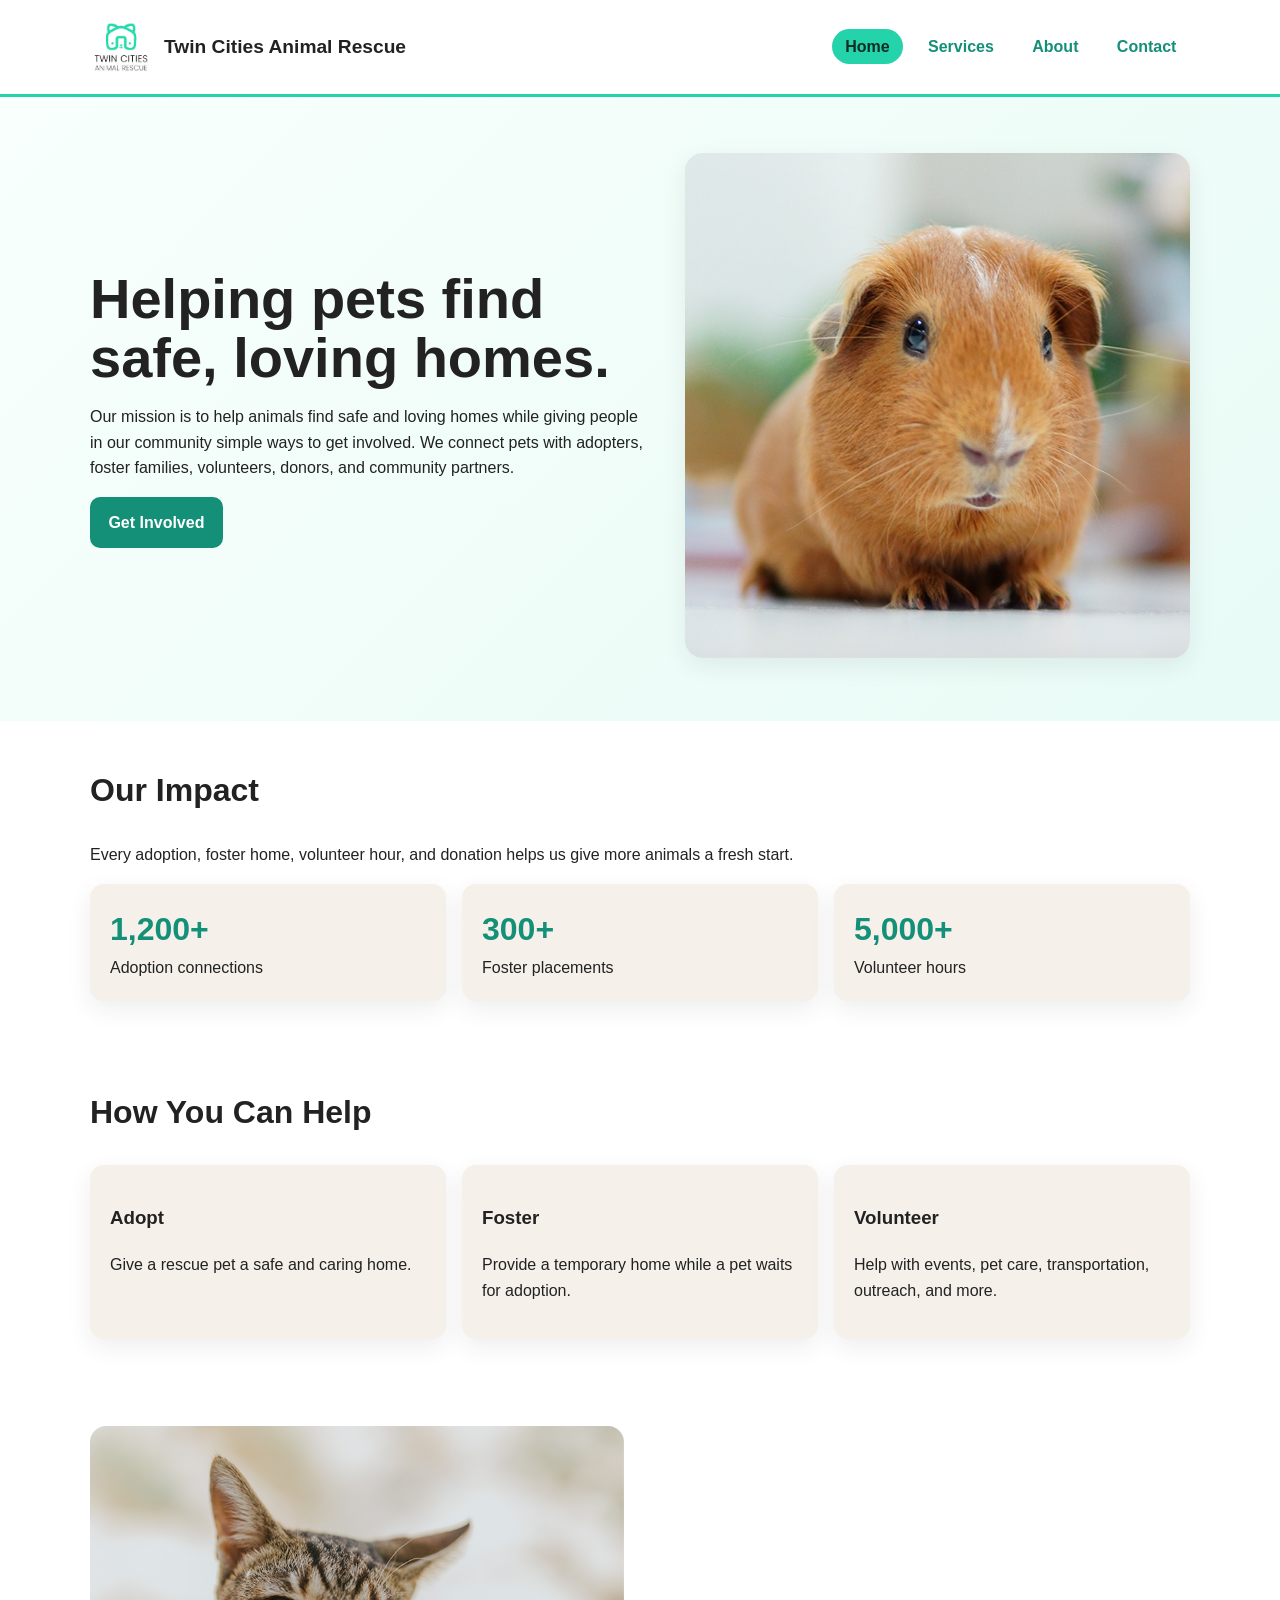
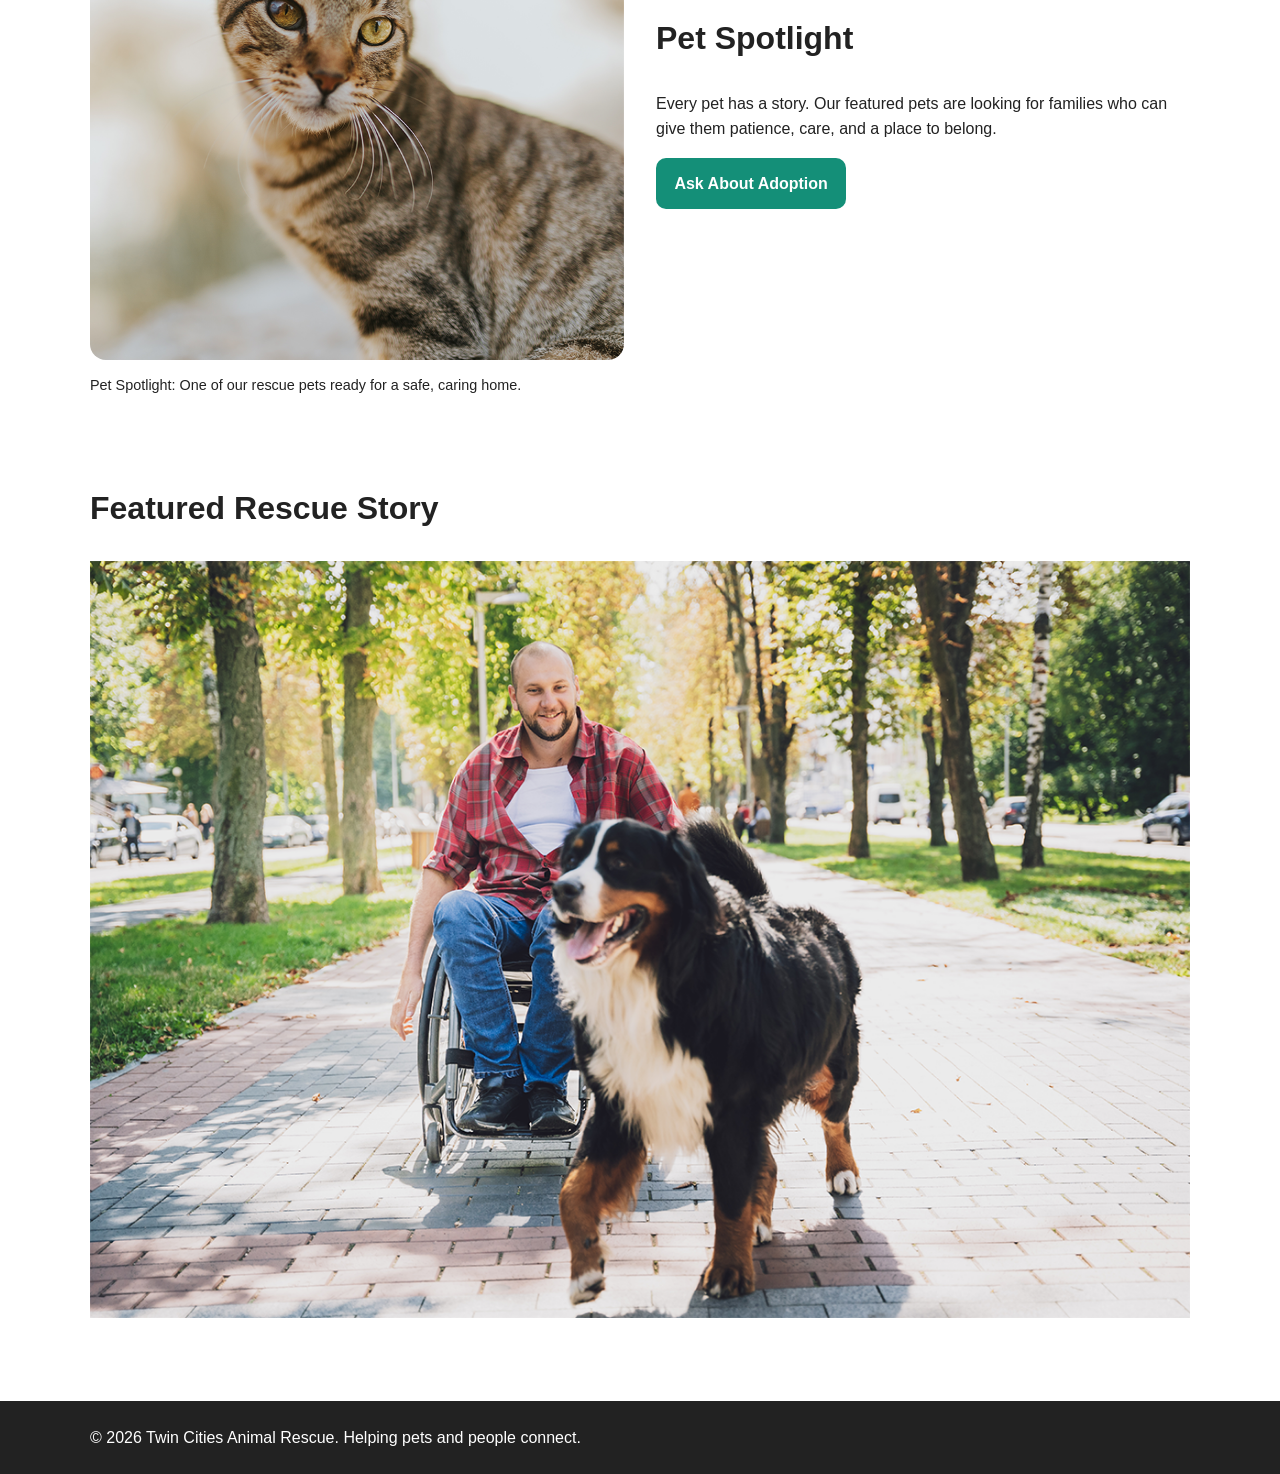
<file: index.html>
<!DOCTYPE html>
<html lang="en">
<head>
  <meta charset="UTF-8">
  <meta name="viewport" content="width=device-width, initial-scale=1.0">
  <title>Twin Cities Animal Rescue | Home</title>
  <link rel="stylesheet" href="styles.css">
</head>
<body>
  <a class="skip-link" href="#main-content">Skip to main content</a>
  <header class="site-header"><div class="container header-inner">
    <a class="brand" href="index.html"><img src="rescue-logo_c.png" alt="Twin Cities Animal Rescue logo"><h1>Twin Cities Animal Rescue</h1></a>
    <nav aria-label="Main navigation"><ul><li><a href="index.html" aria-current="page">Home</a></li><li><a href="services.html">Services</a></li><li><a href="about.html">About</a></li><li><a href="contact.html">Contact</a></li></ul></nav>
  </div></header>
  <main id="main-content">
    <section class="hero"><div class="container hero-grid"><div class="hero-copy"><h2>Helping pets find safe, loving homes.</h2><p>Our mission is to help animals find safe and loving homes while giving people in our community simple ways to get involved. We connect pets with adopters, foster families, volunteers, donors, and community partners.</p><a class="button" href="contact.html">Get Involved</a></div><div class="hero-media"><img src="rescue-pet_c.png" alt="Adoptable rescue pet waiting for a loving home"></div></div></section>
    <section><div class="container"><h2>Our Impact</h2><p>Every adoption, foster home, volunteer hour, and donation helps us give more animals a fresh start.</p><div class="stats"><div class="stat"><strong>1,200+</strong>Adoption connections</div><div class="stat"><strong>300+</strong>Foster placements</div><div class="stat"><strong>5,000+</strong>Volunteer hours</div></div></div></section>
    <section><div class="container"><h2>How You Can Help</h2><div class="cards"><article class="card"><h3>Adopt</h3><p>Give a rescue pet a safe and caring home.</p></article><article class="card"><h3>Foster</h3><p>Provide a temporary home while a pet waits for adoption.</p></article><article class="card"><h3>Volunteer</h3><p>Help with events, pet care, transportation, outreach, and more.</p></article></div></div></section>
    <section><div class="container media-card"><figure><img src="rescue-pet-spotlight_c.png" alt="Rescue pet featured in the pet spotlight"><figcaption>Pet Spotlight: One of our rescue pets ready for a safe, caring home.</figcaption></figure><div><h2>Pet Spotlight</h2><p>Every pet has a story. Our featured pets are looking for families who can give them patience, care, and a place to belong.</p><a class="button" href="contact.html">Ask About Adoption</a></div></div></section>
    <section><div class="container"><h2>Featured Rescue Story</h2><picture><source media="(min-width: 800px)" srcset="rescue-feature-large_c.png"><img src="rescue-feature-small_c.png" alt="Featured Twin Cities Animal Rescue pet and community story"></picture></div></section>
  </main>
  <footer class="site-footer"><div class="container"><p>&copy; 2026 Twin Cities Animal Rescue. Helping pets and people connect.</p></div></footer>
</body>
</html>
</file>
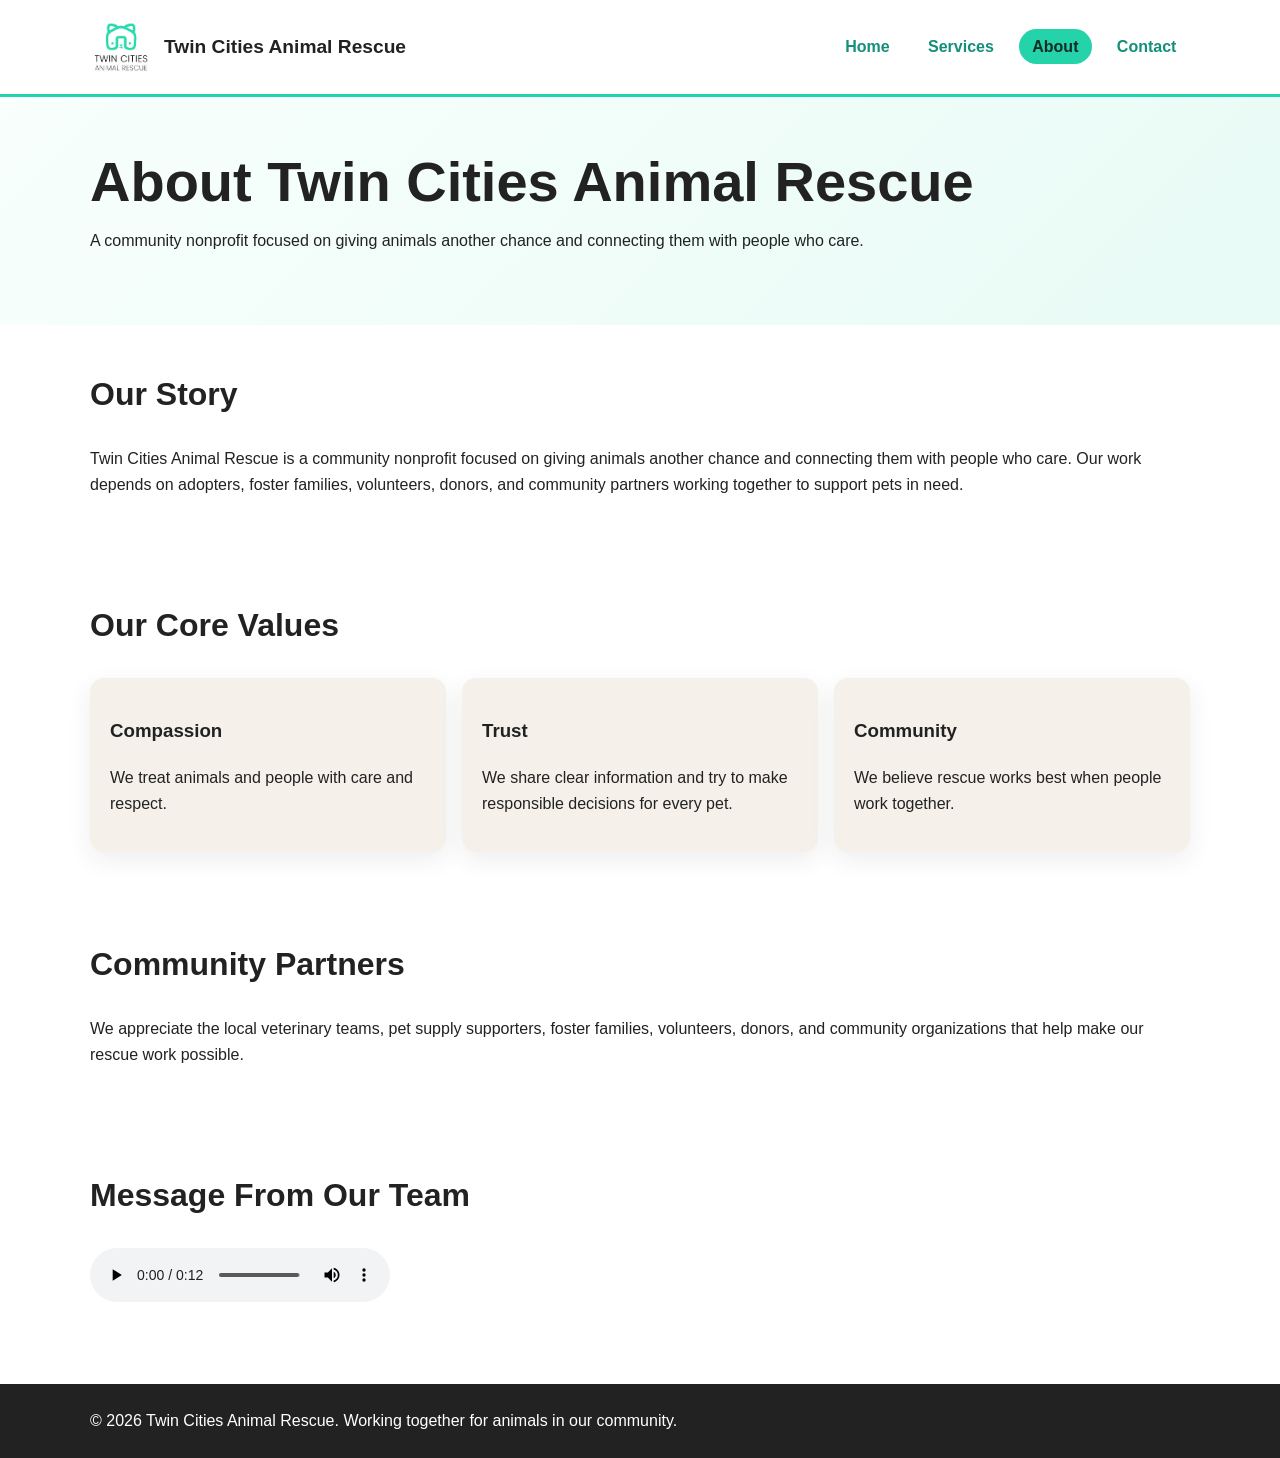
<file: about.html>
<!DOCTYPE html>
<html lang="en"><head><meta charset="UTF-8"><meta name="viewport" content="width=device-width, initial-scale=1.0"><title>Twin Cities Animal Rescue | About</title><link rel="stylesheet" href="styles.css"></head>
<body><a class="skip-link" href="#main-content">Skip to main content</a>
<header class="site-header"><div class="container header-inner"><a class="brand" href="index.html"><img src="rescue-logo_c.png" alt="Twin Cities Animal Rescue logo"><h1>Twin Cities Animal Rescue</h1></a><nav aria-label="Main navigation"><ul><li><a href="index.html">Home</a></li><li><a href="services.html">Services</a></li><li><a href="about.html" aria-current="page">About</a></li><li><a href="contact.html">Contact</a></li></ul></nav></div></header>
<main id="main-content"><section class="hero"><div class="container"><h2>About Twin Cities Animal Rescue</h2><p>A community nonprofit focused on giving animals another chance and connecting them with people who care.</p></div></section><section><div class="container"><h2>Our Story</h2><p>Twin Cities Animal Rescue is a community nonprofit focused on giving animals another chance and connecting them with people who care. Our work depends on adopters, foster families, volunteers, donors, and community partners working together to support pets in need.</p></div></section><section><div class="container"><h2>Our Core Values</h2><div class="cards"><article class="card"><h3>Compassion</h3><p>We treat animals and people with care and respect.</p></article><article class="card"><h3>Trust</h3><p>We share clear information and try to make responsible decisions for every pet.</p></article><article class="card"><h3>Community</h3><p>We believe rescue works best when people work together.</p></article></div></div></section><section><div class="container"><h2>Community Partners</h2><p>We appreciate the local veterinary teams, pet supply supporters, foster families, volunteers, donors, and community organizations that help make our rescue work possible.</p></div></section><section><div class="container"><h2>Message From Our Team</h2><audio controls><source src="rescue-message_c.mp3" type="audio/mpeg">Your browser does not support the audio. Please contact Twin Cities Animal Rescue if you would like more information about our mission.</audio></div></section></main>
<footer class="site-footer"><div class="container"><p>&copy; 2026 Twin Cities Animal Rescue. Working together for animals in our community.</p></div></footer></body></html>
</file>
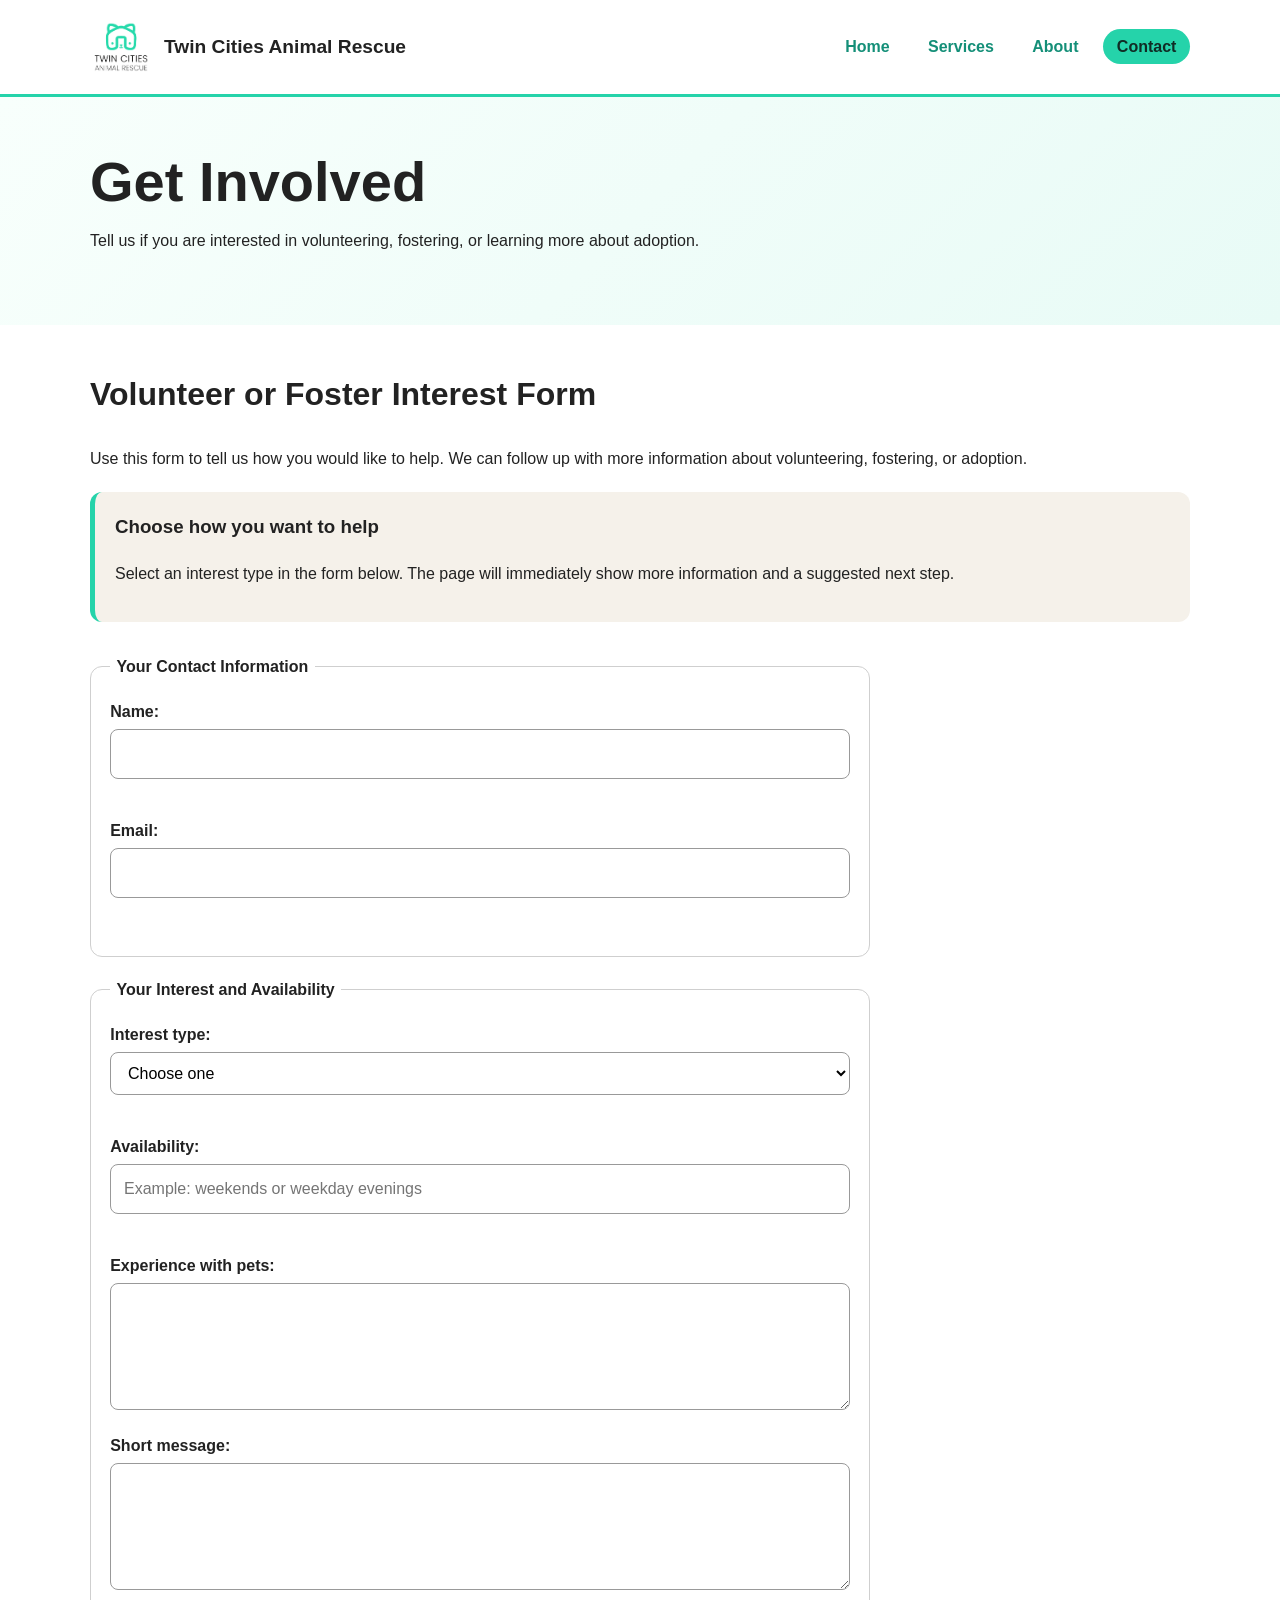
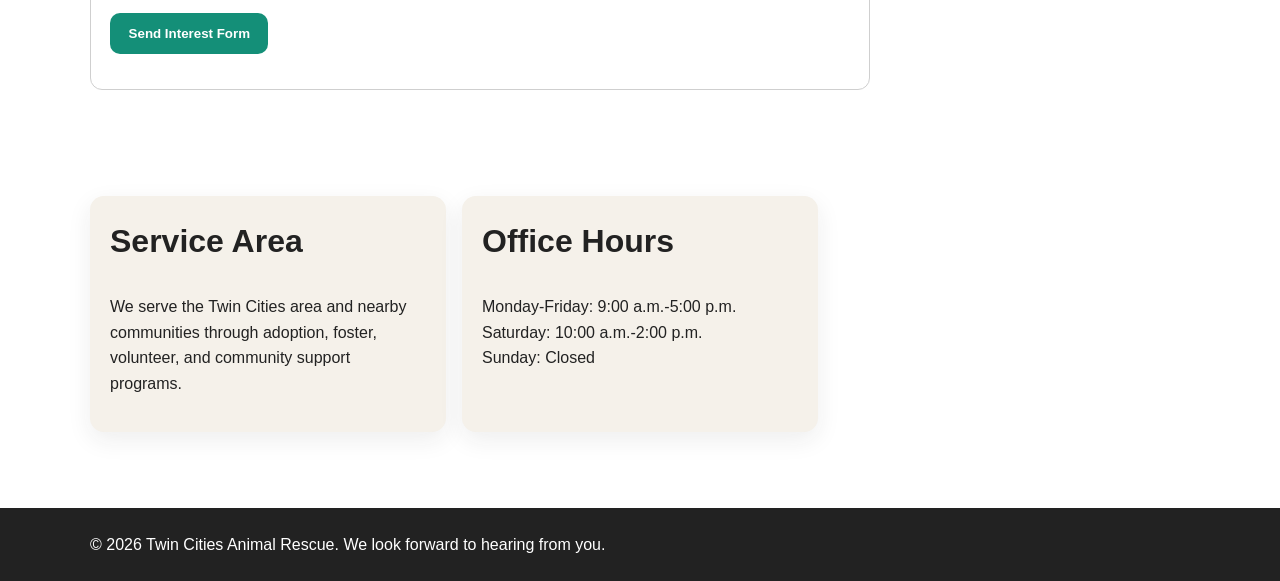
<file: contact.html>
<!DOCTYPE html>
<html lang="en">
<head>
  <meta charset="UTF-8">
  <meta name="viewport" content="width=device-width, initial-scale=1.0">
  <title>Twin Cities Animal Rescue | Contact</title>
  <link rel="stylesheet" href="styles.css">
  <script src="script.js" defer></script>
</head>
<body>
  <a class="skip-link" href="#main-content">Skip to main content</a>
  <header class="site-header"><div class="container header-inner"><a class="brand" href="index.html"><img src="rescue-logo_c.png" alt="Twin Cities Animal Rescue logo"><h1>Twin Cities Animal Rescue</h1></a><nav aria-label="Main navigation"><ul><li><a href="index.html">Home</a></li><li><a href="services.html">Services</a></li><li><a href="about.html">About</a></li><li><a href="contact.html" aria-current="page">Contact</a></li></ul></nav></div></header>
  <main id="main-content">
    <section class="hero"><div class="container"><h2>Get Involved</h2><p>Tell us if you are interested in volunteering, fostering, or learning more about adoption.</p></div></section>
    <section><div class="container">
      <h2>Volunteer or Foster Interest Form</h2>
      <p>Use this form to tell us how you would like to help. We can follow up with more information about volunteering, fostering, or adoption.</p>
      <div class="interactive-panel" aria-live="polite">
        <h3>Choose how you want to help</h3>
        <p>Select an interest type in the form below. The page will immediately show more information and a suggested next step.</p>
        <div id="interest-details" hidden></div>
        <p id="saved-note" class="saved-note"></p>
      </div>

      <form id="interest-form" action="#" method="post" novalidate>
        <fieldset>
          <legend>Your Contact Information</legend>
          <div class="form-row"><label for="name">Name:</label><input type="text" id="name" name="name" minlength="2" aria-describedby="name-error"><p id="name-error" class="error-message" aria-live="polite"></p></div>
          <div class="form-row"><label for="email">Email:</label><input type="email" id="email" name="email" aria-describedby="email-error"><p id="email-error" class="error-message" aria-live="polite"></p></div>
        </fieldset>
        <fieldset>
          <legend>Your Interest and Availability</legend>
          <div class="form-row"><label for="interest">Interest type:</label><select id="interest" name="interest" aria-describedby="interest-error"><option value="">Choose one</option><option value="volunteer">Volunteer</option><option value="foster">Foster</option><option value="adoption">Adoption information</option></select><p id="interest-error" class="error-message" aria-live="polite"></p></div>
          <div class="form-row"><label for="availability">Availability:</label><input type="text" id="availability" name="availability" placeholder="Example: weekends or weekday evenings" aria-describedby="availability-error"><p id="availability-error" class="error-message" aria-live="polite"></p></div>
          <div class="form-row"><label for="experience">Experience with pets:</label><textarea id="experience" name="experience" rows="4"></textarea></div>
          <div class="form-row"><label for="message">Short message:</label><textarea id="message" name="message" rows="4" maxlength="500"></textarea></div>
          <button type="submit">Send Interest Form</button>
          <p id="form-status" class="form-status" aria-live="polite"></p>
        </fieldset>
      </form>
    </div></section>
    <section><div class="container info-grid"><article class="card"><h2>Service Area</h2><p>We serve the Twin Cities area and nearby communities through adoption, foster, volunteer, and community support programs.</p></article><article class="card"><h2>Office Hours</h2><p>Monday-Friday: 9:00 a.m.-5:00 p.m.<br>Saturday: 10:00 a.m.-2:00 p.m.<br>Sunday: Closed</p></article></div></section>
  </main>
  <footer class="site-footer"><div class="container"><p>&copy; 2026 Twin Cities Animal Rescue. We look forward to hearing from you.</p></div></footer>
</body>
</html>
</file>
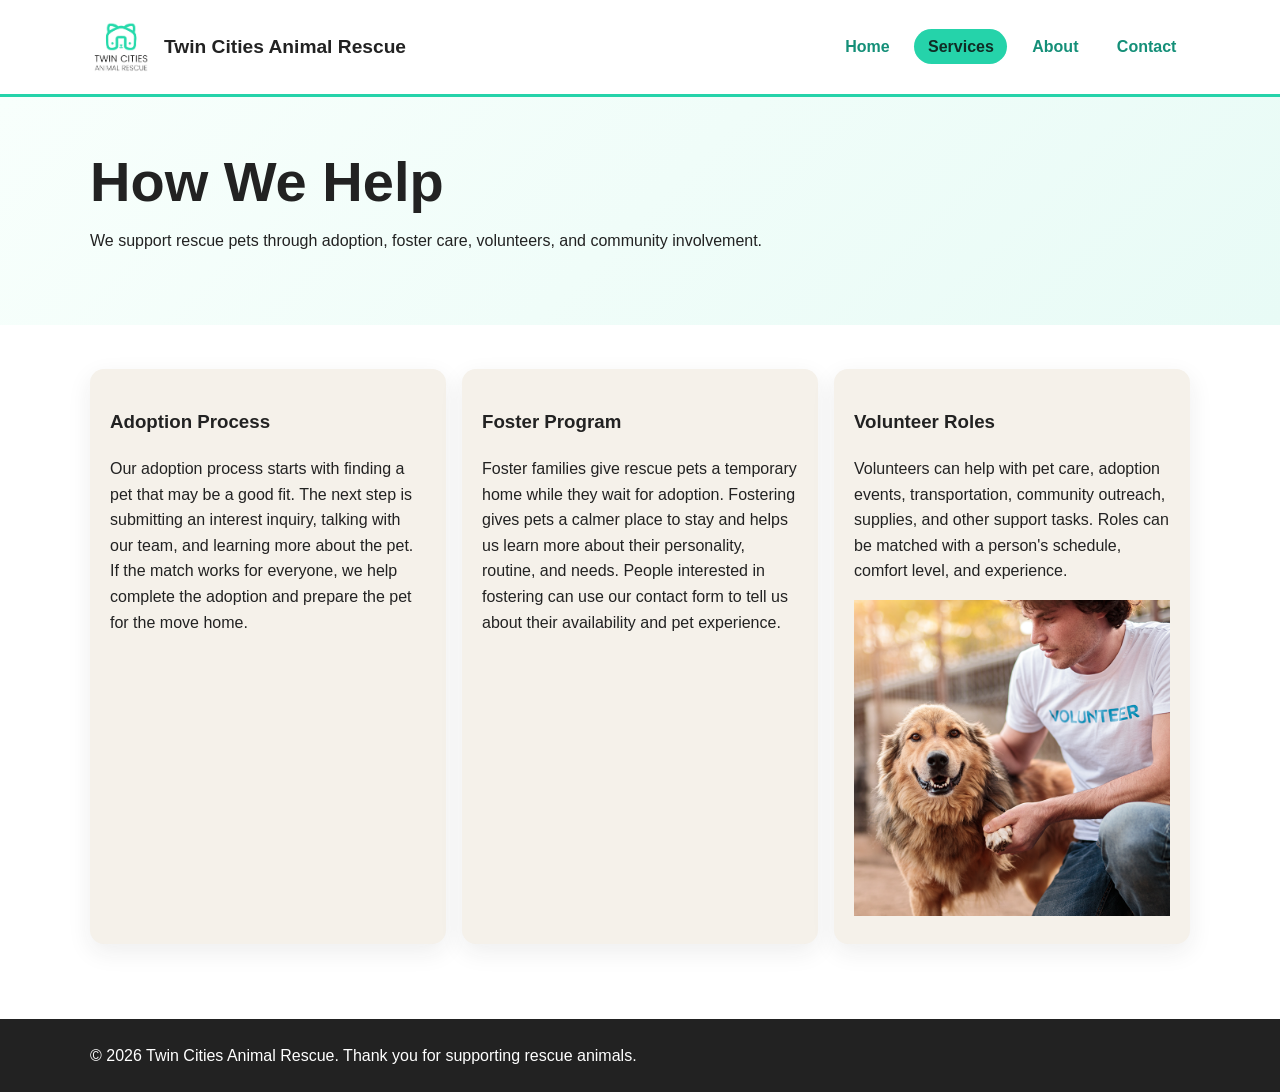
<file: services.html>
<!DOCTYPE html>
<html lang="en"><head><meta charset="UTF-8"><meta name="viewport" content="width=device-width, initial-scale=1.0"><title>Twin Cities Animal Rescue | Services</title><link rel="stylesheet" href="styles.css"></head>
<body><a class="skip-link" href="#main-content">Skip to main content</a>
<header class="site-header"><div class="container header-inner"><a class="brand" href="index.html"><img src="rescue-logo_c.png" alt="Twin Cities Animal Rescue logo"><h1>Twin Cities Animal Rescue</h1></a><nav aria-label="Main navigation"><ul><li><a href="index.html">Home</a></li><li><a href="services.html" aria-current="page">Services</a></li><li><a href="about.html">About</a></li><li><a href="contact.html">Contact</a></li></ul></nav></div></header>
<main id="main-content"><section class="hero"><div class="container"><h2>How We Help</h2><p>We support rescue pets through adoption, foster care, volunteers, and community involvement.</p></div></section><section><div class="container cards"><article class="card"><h3>Adoption Process</h3><p>Our adoption process starts with finding a pet that may be a good fit. The next step is submitting an interest inquiry, talking with our team, and learning more about the pet. If the match works for everyone, we help complete the adoption and prepare the pet for the move home.</p></article><article class="card"><h3>Foster Program</h3><p>Foster families give rescue pets a temporary home while they wait for adoption. Fostering gives pets a calmer place to stay and helps us learn more about their personality, routine, and needs. People interested in fostering can use our contact form to tell us about their availability and pet experience.</p></article><article class="card"><h3>Volunteer Roles</h3><p>Volunteers can help with pet care, adoption events, transportation, community outreach, supplies, and other support tasks. Roles can be matched with a person's schedule, comfort level, and experience.</p><img src="rescue-volunteer_c.png" alt="Volunteer helping at a Twin Cities Animal Rescue activity"></article></div></section></main>
<footer class="site-footer"><div class="container"><p>&copy; 2026 Twin Cities Animal Rescue. Thank you for supporting rescue animals.</p></div></footer></body></html>
</file>
<file: styles.css>
:root {
  --teal: #25d3aa;
  --teal-dark: #148f78;
  --charcoal: #222222;
  --beige: #f5f1ea;
  --white: #ffffff;
  --error: #9f1d1d;
  --success: #176b45;
  --shadow: 0 8px 24px rgba(34, 34, 34, 0.08);
}

* { box-sizing: border-box; }
html { scroll-behavior: smooth; }
body {
  margin: 0;
  font-family: Arial, Helvetica, sans-serif;
  color: var(--charcoal);
  background: var(--white);
  line-height: 1.6;
}
img, video, audio { max-width: 100%; }
a { color: var(--teal-dark); }
.container { width: min(1100px, 90%); margin: 0 auto; }
.skip-link { position: absolute; left: -9999px; top: 0; }
.skip-link:focus { left: 1rem; top: 1rem; background: #fff; padding: .75rem 1rem; z-index: 1000; }

.site-header { background: var(--white); border-bottom: 3px solid var(--teal); }
.header-inner { display: flex; align-items: center; justify-content: space-between; gap: 1rem; padding: 1rem 0; }
.brand { display: flex; align-items: center; gap: .75rem; text-decoration: none; color: var(--charcoal); }
.brand img { width: 62px; height: 62px; object-fit: contain; }
.brand h1 { font-size: 1.2rem; margin: 0; }
nav ul { list-style: none; display: flex; gap: .7rem; padding: 0; margin: 0; }
nav a { text-decoration: none; padding: .55rem .85rem; border-radius: 999px; font-weight: 700; }
nav a:hover, nav a:focus, nav a[aria-current="page"] { background: var(--teal); color: #102c25; }

.hero { background: linear-gradient(135deg, #f8fffc 0%, #e8fbf6 100%); padding: 3.5rem 0; }
.hero-grid { display: grid; grid-template-columns: 1.1fr 1fr; gap: 2.5rem; align-items: center; }
.hero h2 { font-size: clamp(2rem, 5vw, 3.5rem); line-height: 1.05; margin: 0 0 1rem; }
.hero-media img { width: 100%; border-radius: 18px; box-shadow: var(--shadow); }
.button, button {
  display: inline-block; border: 0; border-radius: 10px; background: var(--teal-dark); color: #fff;
  padding: .8rem 1.15rem; font-weight: 700; text-decoration: none; cursor: pointer;
}
.button:hover, button:hover, .button:focus, button:focus { filter: brightness(.93); }

section { padding: 2.7rem 0; }
section h2 { margin-top: 0; font-size: 2rem; }
.stats, .cards, .info-grid { display: grid; gap: 1rem; grid-template-columns: repeat(3, 1fr); }
.stat, .card { background: var(--beige); border-radius: 14px; padding: 1.25rem; box-shadow: var(--shadow); }
.stat strong { display: block; font-size: 2rem; color: var(--teal-dark); }
.media-card { display: grid; grid-template-columns: 1fr 1fr; gap: 2rem; align-items: center; }
figure { margin: 0; }
figure img { border-radius: 16px; }
figcaption { font-size: .9rem; margin-top: .4rem; }

form { max-width: 780px; }
fieldset { border: 1px solid #cfcfcf; border-radius: 12px; margin: 0 0 1.25rem; padding: 1.2rem; }
legend { font-weight: 700; padding: 0 .4rem; }
label { display: block; font-weight: 700; margin-bottom: .25rem; }
input, select, textarea {
  width: 100%; padding: .7rem .8rem; border: 1px solid #999; border-radius: 8px; font: inherit; background: #fff;
}
input:focus, select:focus, textarea:focus { outline: 3px solid rgba(37, 211, 170, .25); border-color: var(--teal-dark); }
.form-row { margin-bottom: 1rem; }
.error-message { min-height: 1.35em; color: var(--error); font-size: .9rem; margin: .25rem 0 0; }
.field-error { border-color: var(--error); background: #fff7f7; }
.form-status { margin-top: 1rem; font-weight: 700; }
.form-status.success { color: var(--success); }
.form-status.error { color: var(--error); }

.interactive-panel { background: var(--beige); border-left: 5px solid var(--teal); border-radius: 12px; padding: 1.25rem; margin: 1.25rem 0 2rem; }
.interactive-panel h3 { margin-top: 0; }
#interest-details { margin-top: 1rem; background: var(--white); border-radius: 10px; padding: 1rem; box-shadow: var(--shadow); }
#interest-details[hidden] { display: none; }
.saved-note { color: var(--teal-dark); font-weight: 700; margin-top: .5rem; }

.site-footer { background: var(--charcoal); color: var(--white); padding: 1.5rem 0; margin-top: 2rem; }
.site-footer p { margin: 0; }

@media (max-width: 800px) {
  .header-inner { align-items: flex-start; flex-direction: column; }
  nav ul { flex-wrap: wrap; }
  .hero-grid, .media-card, .stats, .cards, .info-grid { grid-template-columns: 1fr; }
  .hero { padding: 2.5rem 0; }
  section { padding: 2rem 0; }
}
</file>
